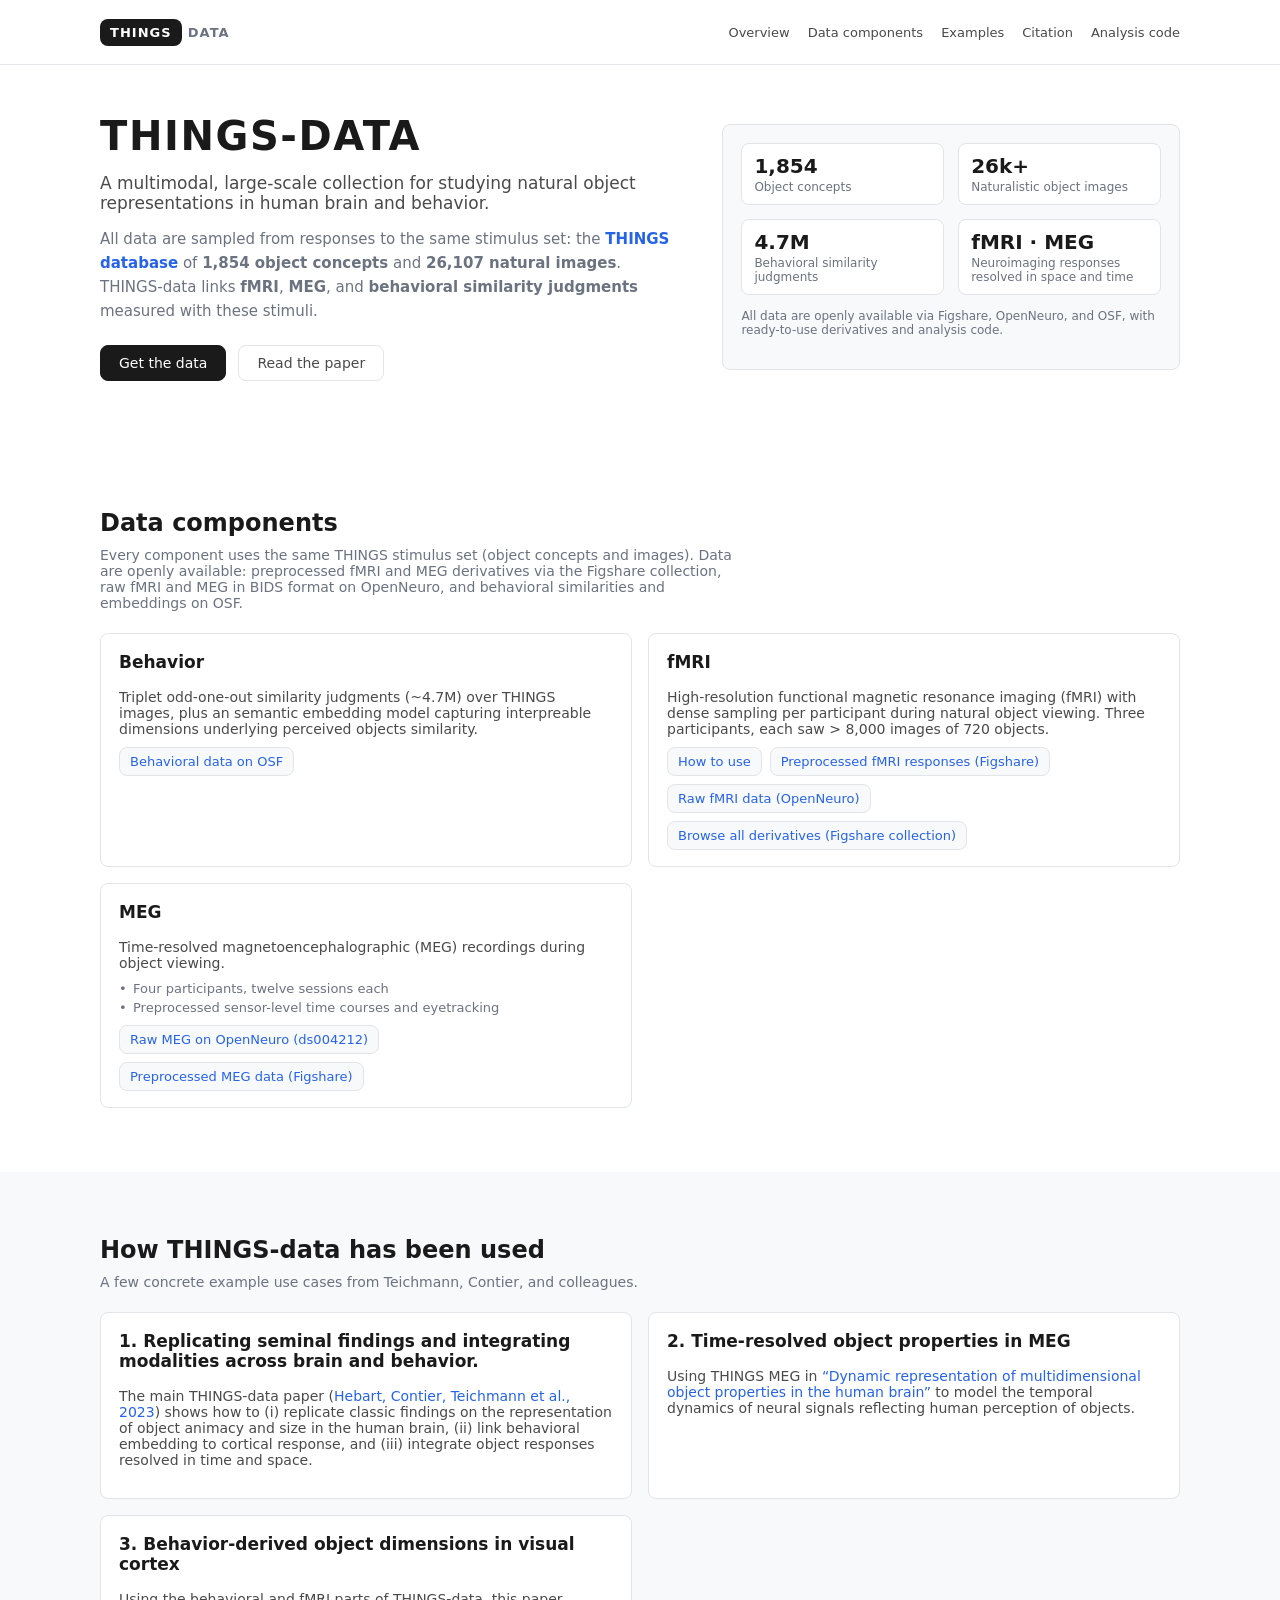
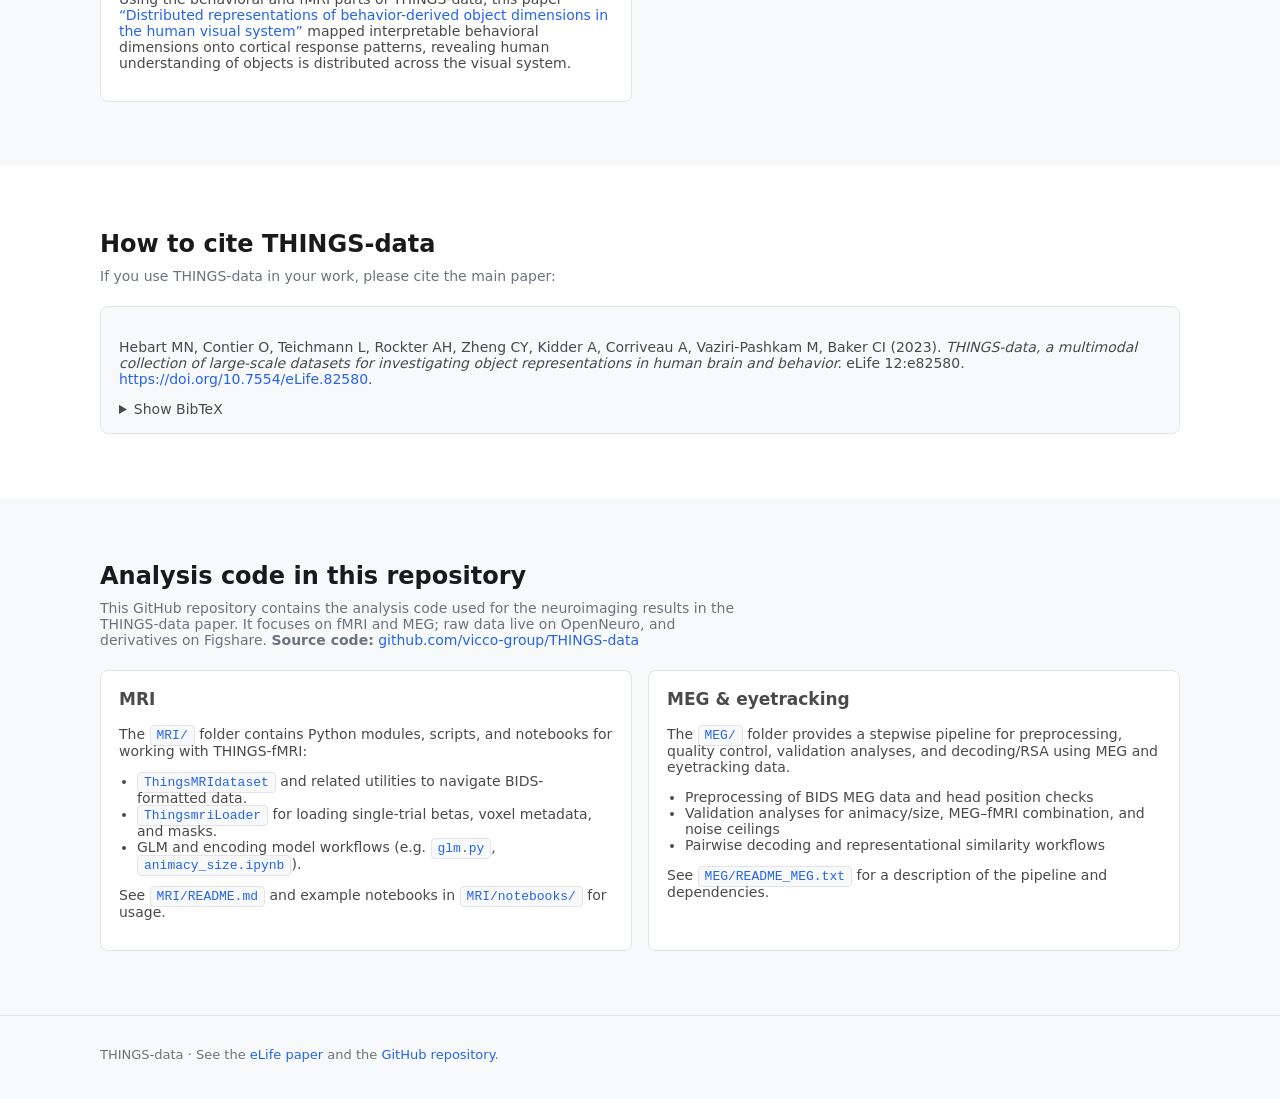
<file: index.html>
<!DOCTYPE html>
<html lang="en">
  <head>
    <meta charset="UTF-8" />
    <meta name="viewport" content="width=device-width, initial-scale=1" />
    <title>THINGS-data – Multimodal datasets for object representations</title>
    <meta
      name="description"
      content="THINGS-data is a multimodal, large-scale collection of datasets for studying natural object representations in brain and behavior."
    />
    <link rel="stylesheet" href="style.css" />
  </head>
  <body>
    <header class="site-header">
      <div class="container header-inner">
        <div class="logo">
          <span class="logo-mark">THINGS</span>
          <span class="logo-text">data</span>
        </div>
        <nav class="nav">
          <a href="#overview">Overview</a>
          <a href="#components">Data components</a>
          <a href="#use-cases">Examples</a>
          <a href="#citation">Citation</a>
          <a href="#code">Analysis code</a>
        </nav>
      </div>
    </header>

    <main>
      <!-- Hero / Overview -->
      <section id="overview" class="section hero">
        <div class="container hero-inner">
          <div class="hero-copy">
            <h1>THINGS-data</h1>
            <p class="hero-tagline">
              A multimodal, large-scale collection for studying natural object
              representations in human brain and behavior.
            </p>
            <p class="hero-text">
              All data are sampled from responses to the same stimulus set: the
              <a href="https://doi.org/10.1371/journal.pone.0223792" target="_blank" rel="noopener noreferrer"><strong>THINGS database</strong></a> of
              <strong>1,854 object concepts</strong> and
              <strong>26,107 natural images</strong>. THINGS-data links
              <strong>fMRI</strong>, <strong>MEG</strong>, and
              <strong>behavioral similarity judgments</strong> measured with these stimuli.
            </p>
            <div class="hero-actions">
              <a href="#components" class="btn primary">Get the data</a>
              <a
                href="https://doi.org/10.7554/eLife.82580"
                class="btn ghost"
                target="_blank"
                rel="noopener noreferrer"
              >
                Read the paper
              </a>
            </div>
          </div>
          <div class="hero-highlight">
            <div class="stat-grid">
              <div class="stat">
                <div class="stat-value">1,854</div>
                <div class="stat-label">Object concepts</div>
              </div>
              <div class="stat">
                <div class="stat-value">26k+</div>
                <div class="stat-label">Naturalistic object images</div>
              </div>
              <div class="stat">
                <div class="stat-value">4.7M</div>
                <div class="stat-label">Behavioral similarity judgments</div>
              </div>
              <div class="stat">
                <div class="stat-value">fMRI · MEG</div>
                <div class="stat-label">Neuroimaging responses resolved in space and time</div>
              </div>
            </div>
            <p class="hero-note">
              All data are openly available via Figshare, OpenNeuro, and OSF, with
              ready-to-use derivatives and analysis code.
            </p>
          </div>
        </div>
      </section>

      <!-- Data components -->
      <section id="components" class="section">
        <div class="container">
          <h2>Data components</h2>
          <p class="section-intro">
            Every component uses the same THINGS stimulus set (object concepts and images).
            Data are openly available: preprocessed fMRI and MEG derivatives via the
            Figshare collection, raw fMRI and MEG in BIDS format on OpenNeuro, and
            behavioral similarities and embeddings on OSF.
          </p>

          <div class="card-grid">
            <article class="card">
              <h3>Behavior</h3>
              <p>
                Triplet odd-one-out similarity judgments (~4.7M) over THINGS
                images, plus an semantic embedding model capturing interpreable dimensions underlying perceived objects similarity.
              </p>
              <div class="card-links">
                <a
                  href="https://osf.io/f5rn6/"
                  target="_blank"
                  rel="noopener noreferrer"
                  class="card-link"
                >
                  Behavioral data on OSF
                </a>
              </div>
            </article>

            <article class="card">
              <h3>fMRI</h3>
              <p>
                High-resolution functional magnetic resonance imaging (fMRI) with dense sampling per participant during
                natural object viewing. Three participants, each saw > 8,000 images of 720 objects.
              </p>
              
              <div class="card-links">
                <a href="fmri-data.html" class="card-link">
                  How to use
                </a>
                <a
                  href="https://doi.org/10.25452/figshare.plus.20492835.v2"
                  target="_blank"
                  rel="noopener noreferrer"
                  class="card-link"
                >
                  Preprocessed fMRI responses (Figshare)
                </a>
                <a
                  href="https://openneuro.org/datasets/ds004192"
                  target="_blank"
                  rel="noopener noreferrer"
                  class="card-link"
                >
                  Raw fMRI data (OpenNeuro)
                </a>
                <a
                  href="https://doi.org/10.25452/figshare.plus.c.6161151"
                  target="_blank"
                  rel="noopener noreferrer"
                  class="card-link"
                >
                  Browse all derivatives (Figshare collection)
                </a>
              </div>
            </article>

            <article class="card">
              <h3>MEG</h3>
              <p>
                Time-resolved magnetoencephalographic (MEG) recordings during object viewing.
              </p>
              <ul class="card-list">
                <li>Four participants, twelve sessions each</li>
                <li>Preprocessed sensor-level time courses and eyetracking</li>
              </ul>
              <div class="card-links">
                <a
                  href="https://openneuro.org/datasets/ds004212"
                  target="_blank"
                  rel="noopener noreferrer"
                  class="card-link"
                >
                  Raw MEG on OpenNeuro (ds004212)
                </a>
                <a
                  href=https://doi.org/10.25452/figshare.plus.21215246"
                  target="_blank"
                  rel="noopener noreferrer"
                  class="card-link"
                >
                  Preprocessed MEG data (Figshare)
                </a>
              </div>
            </article>


          </div>
        </div>
      </section>

      <!-- Examples -->
      <section id="use-cases" class="section section-alt">
        <div class="container">
          <h2>How THINGS-data has been used</h2>
          <p class="section-intro">
            A few concrete example use cases from Teichmann, Contier, and
            colleagues.
          </p>
          <div class="usecase-grid">
            <article class="usecase">
              <h3>1. Replicating seminal findings and integrating modalities across brain and behavior.</h3>
              <p>
                The main THINGS-data paper
                (<a
                  href="https://doi.org/10.7554/eLife.82580"
                  target="_blank"
                  rel="noopener noreferrer"
                  >Hebart, Contier, Teichmann et al., 2023</a
                >) shows how to (i) replicate classic findings on the representation of object
                animacy and size in the human brain, (ii) link behavioral embedding to
                cortical response, and (iii) integrate object responses resolved in time and space.

              </p>
            </article>
            <article class="usecase">
              <h3>2. Time-resolved object properties in MEG</h3>
              <p>
                Using THINGS MEG in
                <a
                  href="https://doi.org/10.1038/s41593-023-01398-6"
                  target="_blank"
                  rel="noopener noreferrer"
                  >“Dynamic representation of multidimensional object properties
                  in the human brain”</a
                >
                to model the temporal dynamics of neural signals reflecting human perception of objects.
              </p>
            </article>
            <article class="usecase">
              <h3>3. Behavior-derived object dimensions in visual cortex</h3>
              <p>
                Using the behavioral and fMRI parts of THINGS-data, this paper
                <a
                  href="https://doi.org/10.1016/j.neuroimage.2023.120150"
                  target="_blank"
                  rel="noopener noreferrer"
                  >“Distributed representations of behavior-derived object
                  dimensions in the human visual system”</a
                >
                mapped interpretable behavioral dimensions onto cortical
                response patterns, revealing human understanding of objects is distributed across the visual system.
              </p>
            </article>
          </div>
        </div>
      </section>

      <!-- Citation -->
      <section id="citation" class="section">
        <div class="container">
          <h2>How to cite THINGS-data</h2>
          <p class="section-intro">
            If you use THINGS-data in your work, please cite the main paper:
          </p>
          <div class="citation-block">
            <p>
              Hebart MN, Contier O, Teichmann L, Rockter AH, Zheng CY, Kidder A,
              Corriveau A, Vaziri-Pashkam M, Baker CI (2023).
              <em
                >THINGS-data, a multimodal collection of large-scale datasets
                for investigating object representations in human brain and
                behavior.</em
              >
              eLife 12:e82580.
              <a
                href="https://doi.org/10.7554/eLife.82580"
                target="_blank"
                rel="noopener noreferrer"
                >https://doi.org/10.7554/eLife.82580</a
              >.
            </p>
            <details>
              <summary>Show BibTeX</summary>
              <pre>
@article{THINGSdata,
  title   = {THINGS-data, a multimodal collection of large-scale datasets for investigating object representations in human brain and behavior},
  author  = {Hebart, Martin N and Contier, Oliver and Teichmann, Lina and Rockter, Adam H and Zheng, Charles Y and Kidder, Alexis and Corriveau, Anna and Vaziri-Pashkam, Maryam and Baker, Chris I},
  journal = {eLife},
  volume  = {12},
  pages   = {e82580},
  year    = {2023},
  doi     = {10.7554/eLife.82580},
  url     = {https://doi.org/10.7554/eLife.82580}
}
              </pre>
            </details>
          </div>
        </div>
      </section>

      <!-- Analysis code -->
      <section id="code" class="section section-alt">
        <div class="container">
          <h2>Analysis code in this repository</h2>
          <p class="section-intro">
            This GitHub repository contains the analysis code used for the
            neuroimaging results in the THINGS-data paper. It focuses on fMRI
            and MEG; raw data live on OpenNeuro, and derivatives on Figshare.
            <strong>Source code:</strong>
            <a href="https://github.com/vicco-group/THINGS-data" target="_blank" rel="noopener noreferrer">github.com/vicco-group/THINGS-data</a>
          </p>
          <div class="code-grid">
            <div class="code-block">
              <h3>MRI</h3>
              <p>
                The <a href="MRI/README.md"><code>MRI/</code></a> folder contains Python modules, scripts,
                and notebooks for working with THINGS-fMRI:
              </p>
              <ul>
                <li>
                  <a href="MRI/thingsmri/dataset.py"><code>ThingsMRIdataset</code></a> and related utilities to
                  navigate BIDS-formatted data.
                </li>
                <li>
                  <a href="MRI/thingsmri/dataset.py"><code>ThingsmriLoader</code></a> for loading single-trial betas,
                  voxel metadata, and masks.
                </li>
                <li>
                  GLM and encoding model workflows (e.g. <a href="MRI/thingsmri/glm.py"><code>glm.py</code></a>, <a href="MRI/notebooks/animacy_size.ipynb"><code>animacy_size.ipynb</code></a>).
                </li>
              </ul>
              <p>
                See <a href="MRI/README.md"><code>MRI/README.md</code></a> and example notebooks in
                <a href="MRI/notebooks/"><code>MRI/notebooks/</code></a> for usage.
              </p>
            </div>
            <div class="code-block">
              <h3>MEG &amp; eyetracking</h3>
              <p>
                The <a href="MEG/README_MEG.txt"><code>MEG/</code></a> folder provides a stepwise pipeline for
                preprocessing, quality control, validation analyses, and
                decoding/RSA using MEG and eyetracking data.
              </p>
              <ul>
                <li>Preprocessing of BIDS MEG data and head position checks</li>
                <li>
                  Validation analyses for animacy/size, MEG–fMRI combination,
                  and noise ceilings
                </li>
                <li>
                  Pairwise decoding and representational similarity workflows
                </li>
              </ul>
              <p>
                See <a href="MEG/README_MEG.txt"><code>MEG/README_MEG.txt</code></a> for a description of the
                pipeline and dependencies.
              </p>
            </div>
          </div>
        </div>
      </section>

    </main>

    <footer class="site-footer">
      <div class="container footer-inner">
        <p>
          THINGS-data &middot; See the
          <a href="https://doi.org/10.7554/eLife.82580" target="_blank" rel="noopener noreferrer"
            >eLife paper</a
          >
          and the
          <a
            href="https://github.com/ThingsData/THINGS-data"
            target="_blank"
            rel="noopener noreferrer"
            >GitHub repository</a
          >.
        </p>
      </div>
    </footer>
  </body>
</html>
</file>
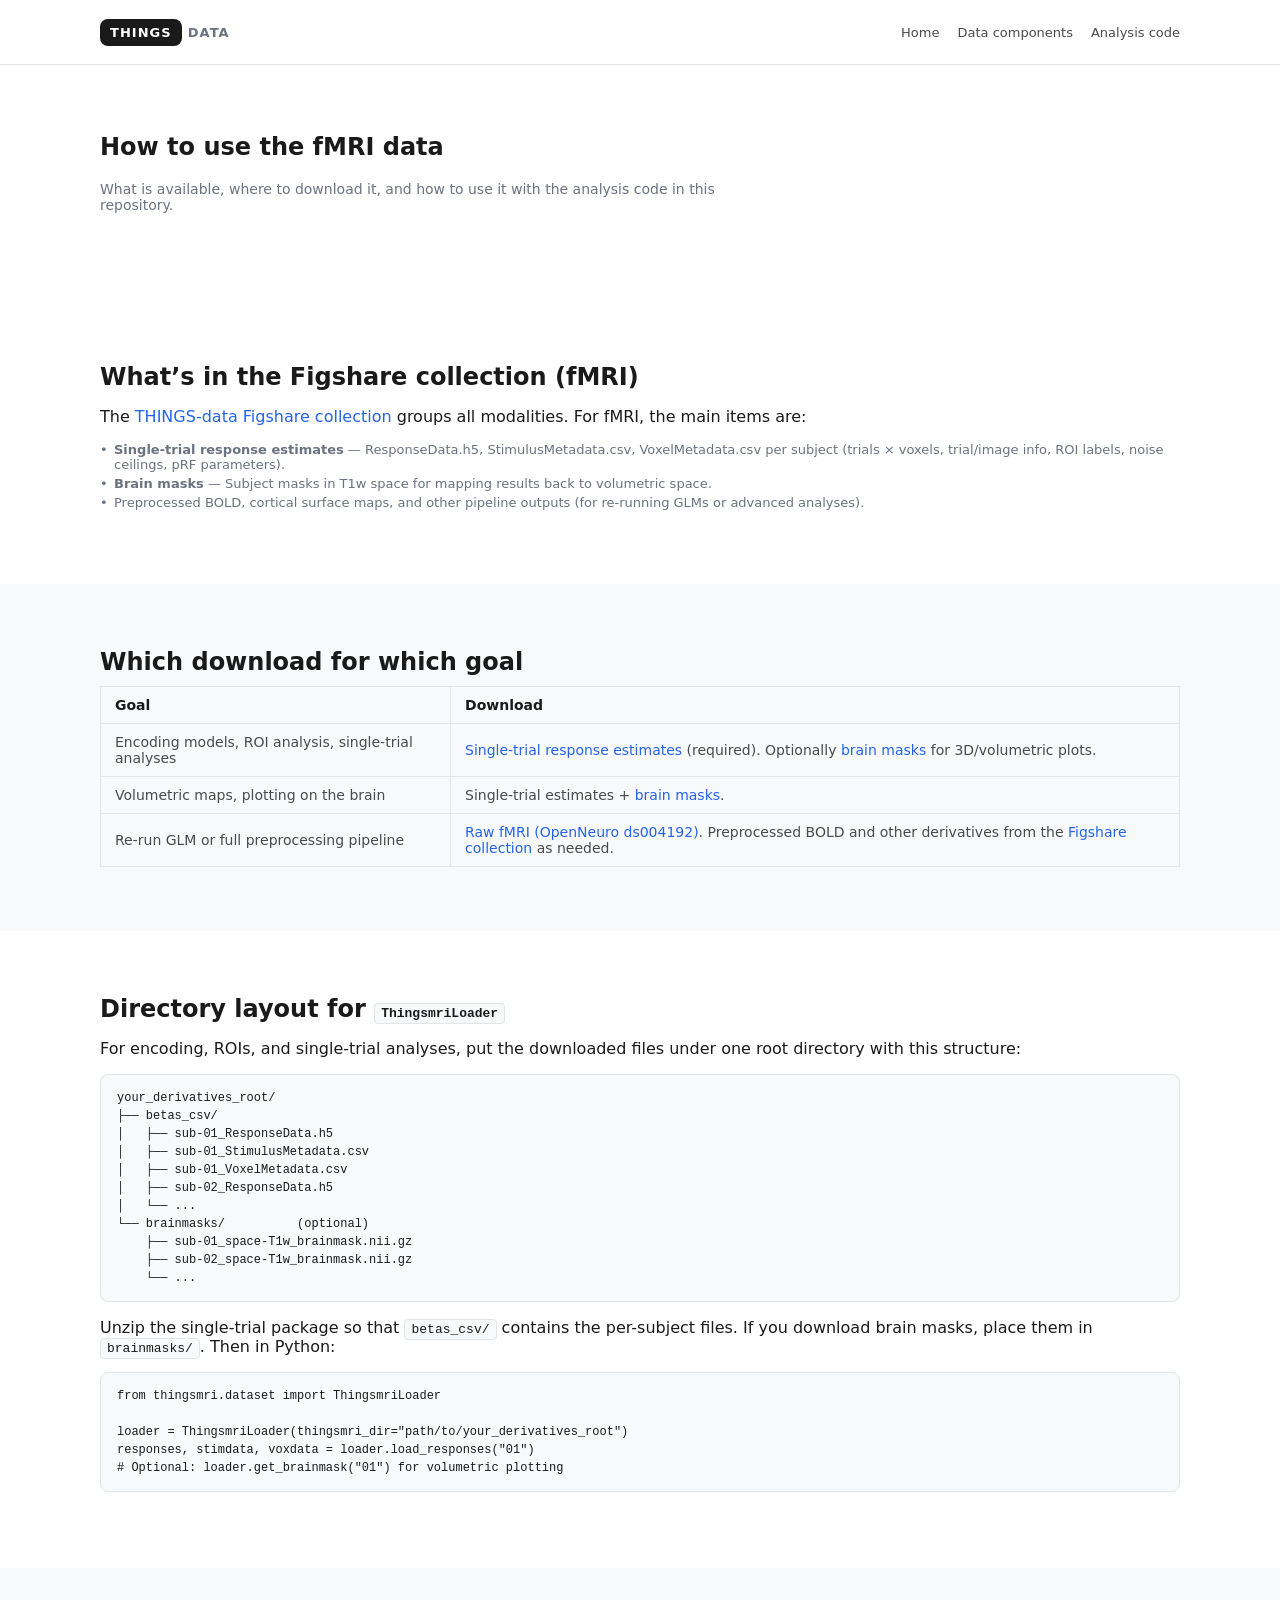
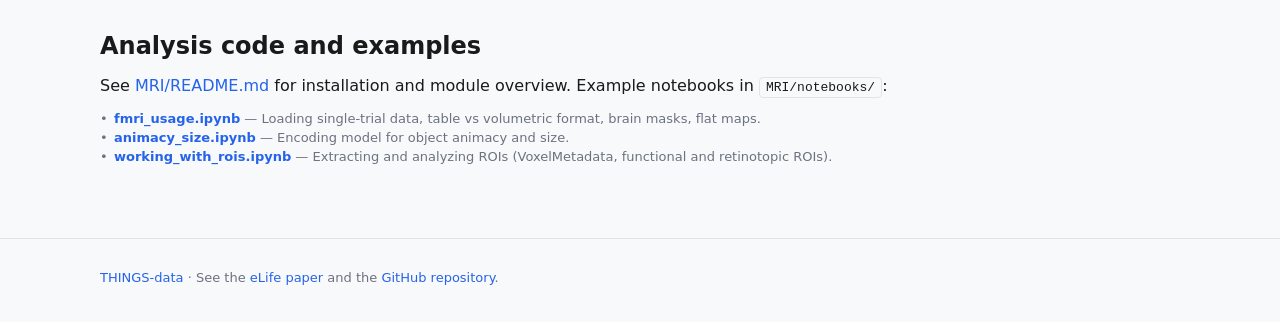
<file: fmri-data.html>
<!DOCTYPE html>
<html lang="en">
  <head>
    <meta charset="UTF-8" />
    <meta name="viewport" content="width=device-width, initial-scale=1" />
    <title>fMRI data guide | THINGS-data</title>
    <meta
      name="description"
      content="What fMRI data is available for THINGS-data, where to download it, and how to use it."
    />
    <link rel="stylesheet" href="style.css" />
  </head>
  <body>
    <header class="site-header">
      <div class="container header-inner">
        <div class="logo">
          <a href="index.html" class="logo-link">
            <span class="logo-mark">THINGS</span>
            <span class="logo-text">data</span>
          </a>
        </div>
        <nav class="nav">
          <a href="index.html">Home</a>
          <a href="index.html#components">Data components</a>
          <a href="index.html#code">Analysis code</a>
        </nav>
      </div>
    </header>

    <main>
      <section class="section hero">
        <div class="container">
          <h1>How to use the fMRI data</h1>
          <p class="section-intro">
            What is available, where to download it, and how to use it with the
            analysis code in this repository.
          </p>
        </div>
      </section>

      <section class="section">
        <div class="container">
          <h2>What’s in the Figshare collection (fMRI)</h2>
          <p>
            The <a href="https://doi.org/10.25452/figshare.plus.c.6161151" target="_blank" rel="noopener noreferrer">THINGS-data Figshare collection</a> groups all modalities. For fMRI, the main items are:
          </p>
          <ul class="card-list">
            <li><strong>Single-trial response estimates</strong> — ResponseData.h5, StimulusMetadata.csv, VoxelMetadata.csv per subject (trials × voxels, trial/image info, ROI labels, noise ceilings, pRF parameters).</li>
            <li><strong>Brain masks</strong> — Subject masks in T1w space for mapping results back to volumetric space.</li>
            <li>Preprocessed BOLD, cortical surface maps, and other pipeline outputs (for re-running GLMs or advanced analyses).</li>
          </ul>
        </div>
      </section>

      <section class="section section-alt">
        <div class="container">
          <h2>Which download for which goal</h2>
          <table class="data-table">
            <thead>
              <tr>
                <th>Goal</th>
                <th>Download</th>
              </tr>
            </thead>
            <tbody>
              <tr>
                <td>Encoding models, ROI analysis, single-trial analyses</td>
                <td><a href="https://doi.org/10.25452/figshare.plus.20492835.v2" target="_blank" rel="noopener noreferrer">Single-trial response estimates</a> (required). Optionally <a href="https://doi.org/10.25452/figshare.plus.20492757.v1" target="_blank" rel="noopener noreferrer">brain masks</a> for 3D/volumetric plots.</td>
              </tr>
              <tr>
                <td>Volumetric maps, plotting on the brain</td>
                <td>Single-trial estimates + <a href="https://doi.org/10.25452/figshare.plus.20492757.v1" target="_blank" rel="noopener noreferrer">brain masks</a>.</td>
              </tr>
              <tr>
                <td>Re-run GLM or full preprocessing pipeline</td>
                <td><a href="https://openneuro.org/datasets/ds004192" target="_blank" rel="noopener noreferrer">Raw fMRI (OpenNeuro ds004192)</a>. Preprocessed BOLD and other derivatives from the <a href="https://doi.org/10.25452/figshare.plus.c.6161151" target="_blank" rel="noopener noreferrer">Figshare collection</a> as needed.</td>
              </tr>
            </tbody>
          </table>
        </div>
      </section>

      <section class="section">
        <div class="container">
          <h2>Directory layout for <code>ThingsmriLoader</code></h2>
          <p>
            For encoding, ROIs, and single-trial analyses, put the downloaded
            files under one root directory with this structure:
          </p>
          <pre class="layout-block"><code>your_derivatives_root/
├── betas_csv/
│   ├── sub-01_ResponseData.h5
│   ├── sub-01_StimulusMetadata.csv
│   ├── sub-01_VoxelMetadata.csv
│   ├── sub-02_ResponseData.h5
│   └── ...
└── brainmasks/          (optional)
    ├── sub-01_space-T1w_brainmask.nii.gz
    ├── sub-02_space-T1w_brainmask.nii.gz
    └── ...</code></pre>
          <p>
            Unzip the single-trial package so that <code>betas_csv/</code> contains the per-subject files. If you download brain masks, place them in <code>brainmasks/</code>. Then in Python:
          </p>
          <pre class="layout-block"><code>from thingsmri.dataset import ThingsmriLoader

loader = ThingsmriLoader(thingsmri_dir="path/to/your_derivatives_root")
responses, stimdata, voxdata = loader.load_responses("01")
# Optional: loader.get_brainmask("01") for volumetric plotting</code></pre>
        </div>
      </section>

      <section class="section section-alt">
        <div class="container">
          <h2>Analysis code and examples</h2>
          <p>
            See <a href="https://github.com/ThingsData/THINGS-data/blob/main/MRI/README.md">MRI/README.md</a> for installation and module overview. Example notebooks in <code>MRI/notebooks/</code>:
          </p>
          <ul class="card-list">
            <li><strong><a href="https://github.com/ThingsData/THINGS-data/blob/main/MRI/notebooks/fmri_usage.ipynb">fmri_usage.ipynb</a></strong> — Loading single-trial data, table vs volumetric format, brain masks, flat maps.</li>
            <li><strong><a href="https://github.com/ThingsData/THINGS-data/blob/main/MRI/notebooks/animacy_size.ipynb">animacy_size.ipynb</a></strong> — Encoding model for object animacy and size.</li>
            <li><strong><a href="https://github.com/ThingsData/THINGS-data/blob/main/MRI/notebooks/working_with_rois.ipynb">working_with_rois.ipynb</a></strong> — Extracting and analyzing ROIs (VoxelMetadata, functional and retinotopic ROIs).</li>
          </ul>
        </div>
      </section>
    </main>

    <footer class="site-footer">
      <div class="container footer-inner">
        <p>
          <a href="index.html">THINGS-data</a> &middot; See the
          <a href="https://doi.org/10.7554/eLife.82580" target="_blank" rel="noopener noreferrer">eLife paper</a>
          and the
          <a href="https://github.com/ThingsData/THINGS-data" target="_blank" rel="noopener noreferrer">GitHub repository</a>.
        </p>
      </div>
    </footer>
  </body>
</html>
</file>
<file: style.css>
:root {
  --bg: #fff;
  --bg-alt: #f8f9fa;
  --border: #e2e4e8;
  --text-main: #1a1a1a;
  --text-muted: #4a4a4a;
  --text-soft: #6b7280;
  --accent: #2563eb;
  --radius: 8px;
  --nav-height: 64px;
}

*,
*::before,
*::after {
  box-sizing: border-box;
}

html,
body {
  margin: 0;
  padding: 0;
  font-family: system-ui, -apple-system, BlinkMacSystemFont, "Segoe UI", sans-serif;
  background: var(--bg);
  color: var(--text-main);
  -webkit-font-smoothing: antialiased;
}

body {
  min-height: 100vh;
}

a {
  color: var(--accent);
  text-decoration: none;
}

a:hover {
  text-decoration: underline;
}

.container {
  width: 100%;
  max-width: 1120px;
  margin: 0 auto;
  padding: 0 20px;
}

.site-header {
  position: sticky;
  top: 0;
  z-index: 20;
  background: var(--bg);
  border-bottom: 1px solid var(--border);
}

.header-inner {
  display: flex;
  align-items: center;
  justify-content: space-between;
  height: var(--nav-height);
}

.logo {
  display: inline-flex;
  align-items: center;
  gap: 6px;
  font-weight: 600;
  letter-spacing: 0.08em;
  text-transform: uppercase;
  font-size: 13px;
}

.logo-mark {
  padding: 6px 10px;
  border-radius: var(--radius);
  background: var(--text-main);
  color: var(--bg);
}

.logo-text {
  color: var(--text-soft);
}

.logo-link {
  display: inline-flex;
  align-items: center;
  gap: 6px;
  color: inherit;
  text-decoration: none;
}

.logo-link:hover {
  text-decoration: none;
  opacity: 0.85;
}

.nav {
  display: flex;
  gap: 18px;
  font-size: 13px;
}

.nav a {
  color: var(--text-muted);
  text-decoration: none;
  padding: 6px 0;
  position: relative;
}

.nav a:hover {
  color: var(--text-main);
}

.section {
  padding: 64px 0;
}

.section-alt {
  background: var(--bg-alt);
}

.hero {
  padding-top: 48px;
}

.hero-inner {
  display: grid;
  grid-template-columns: minmax(0, 1.4fr) minmax(0, 1.1fr);
  gap: 40px;
  align-items: center;
}

.hero-copy h1 {
  font-size: clamp(32px, 4vw, 40px);
  letter-spacing: 0.04em;
  text-transform: uppercase;
  margin: 0 0 14px;
}

.hero-tagline {
  margin: 0 0 14px;
  font-size: 17px;
  color: var(--text-muted);
}

.hero-text {
  margin: 0 0 22px;
  font-size: 15px;
  line-height: 1.6;
  color: var(--text-soft);
}

.hero-actions {
  display: flex;
  flex-wrap: wrap;
  gap: 12px;
}

.btn {
  display: inline-flex;
  align-items: center;
  justify-content: center;
  padding: 9px 18px;
  border-radius: var(--radius);
  font-size: 14px;
  border: 1px solid transparent;
  cursor: pointer;
  text-decoration: none;
}

.btn.primary {
  background: var(--text-main);
  color: var(--bg);
  border-color: var(--text-main);
}

.btn.secondary {
  background: var(--bg);
  border-color: var(--border);
  color: var(--text-main);
}

.btn.ghost {
  background: transparent;
  border-color: var(--border);
  color: var(--text-muted);
}

.btn:hover {
  text-decoration: none;
  opacity: 0.9;
}

.hero-highlight {
  padding: 18px 18px 20px;
  border-radius: var(--radius);
  background: var(--bg-alt);
  border: 1px solid var(--border);
}

.stat-grid {
  display: grid;
  grid-template-columns: repeat(2, minmax(0, 1fr));
  gap: 14px;
}

.stat {
  padding: 10px 12px;
  border-radius: var(--radius);
  background: var(--bg);
  border: 1px solid var(--border);
}

.stat-value {
  font-size: 20px;
  font-weight: 600;
}

.stat-label {
  margin-top: 2px;
  font-size: 12px;
  color: var(--text-soft);
}

.hero-note {
  margin-top: 14px;
  font-size: 12px;
  color: var(--text-soft);
}

h2 {
  font-size: 24px;
  margin: 0 0 10px;
}

h3 {
  font-size: 17px;
  margin-top: 0;
}

.section-intro {
  margin: 0 0 22px;
  font-size: 14px;
  color: var(--text-soft);
  max-width: 640px;
}

.card-grid {
  display: grid;
  grid-template-columns: repeat(2, minmax(0, 1fr));
  gap: 16px;
}

.card {
  padding: 18px 18px 16px;
  border-radius: var(--radius);
  background: var(--bg);
  border: 1px solid var(--border);
}

.card p {
  font-size: 14px;
  color: var(--text-muted);
  margin-bottom: 10px;
}

.card-list {
  list-style: none;
  padding: 0;
  margin: 0 0 10px;
  font-size: 13px;
  color: var(--text-soft);
}

.card-list li {
  padding-left: 14px;
  position: relative;
  margin-bottom: 4px;
}

.card-list li::before {
  content: "•";
  position: absolute;
  left: 0;
  color: var(--text-soft);
}

.card-links {
  display: flex;
  flex-wrap: wrap;
  gap: 8px;
  margin-top: 6px;
}

.card-link {
  font-size: 13px;
  padding: 6px 10px;
  border-radius: var(--radius);
  background: var(--bg-alt);
  color: var(--accent);
  border: 1px solid var(--border);
}

.card-link:hover {
  text-decoration: none;
  background: var(--border);
}

.usecase-grid {
  display: grid;
  grid-template-columns: repeat(2, minmax(0, 1fr));
  gap: 16px;
}

.usecase {
  padding: 18px 18px 16px;
  border-radius: var(--radius);
  background: var(--bg);
  border: 1px solid var(--border);
}

.usecase p {
  font-size: 14px;
  color: var(--text-muted);
}

.usecase-meta {
  margin-top: 8px;
  font-size: 13px;
  color: var(--text-soft);
}

.access-grid {
  display: grid;
  grid-template-columns: repeat(3, minmax(0, 1fr));
  gap: 16px;
}

.access-block {
  padding: 18px 18px 16px;
  border-radius: var(--radius);
  background: var(--bg);
  border: 1px solid var(--border);
  font-size: 14px;
  color: var(--text-muted);
}

.access-block ul {
  margin: 8px 0 10px;
  padding-left: 18px;
}

.code-grid {
  display: grid;
  grid-template-columns: repeat(2, minmax(0, 1fr));
  gap: 16px;
}

.code-block {
  padding: 18px 18px 16px;
  border-radius: var(--radius);
  background: var(--bg);
  border: 1px solid var(--border);
  font-size: 14px;
  color: var(--text-muted);
}

.code-block ul {
  margin: 8px 0 10px;
  padding-left: 18px;
}

.citation-block {
  padding: 18px 18px 16px;
  border-radius: var(--radius);
  background: var(--bg-alt);
  border: 1px solid var(--border);
  font-size: 14px;
  color: var(--text-muted);
}

.citation-block pre {
  background: var(--bg);
  color: var(--text-main);
  padding: 10px 12px;
  border-radius: var(--radius);
  border: 1px solid var(--border);
  overflow-x: auto;
  font-size: 11px;
}

.faq-list details {
  padding: 10px 12px;
  border-radius: var(--radius);
  background: var(--bg);
  border: 1px solid var(--border);
  font-size: 14px;
  color: var(--text-muted);
}

.faq-list details + details {
  margin-top: 8px;
}

.faq-list summary {
  cursor: pointer;
  outline: none;
}

.faq-list p {
  margin-top: 8px;
}

.site-footer {
  border-top: 1px solid var(--border);
  padding: 18px 0 24px;
  background: var(--bg-alt);
}

.footer-inner {
  font-size: 13px;
  color: var(--text-soft);
}

code {
  font-family: ui-monospace, SFMono-Regular, Menlo, Monaco, Consolas,
    "Liberation Mono", "Courier New", monospace;
  font-size: 13px;
  background: var(--bg-alt);
  padding: 2px 6px;
  border-radius: 4px;
  border: 1px solid var(--border);
}

.data-table {
  width: 100%;
  border-collapse: collapse;
  font-size: 14px;
  color: var(--text-muted);
}

.data-table th,
.data-table td {
  padding: 10px 14px;
  text-align: left;
  border: 1px solid var(--border);
}

.data-table th {
  background: var(--bg-alt);
  font-weight: 600;
  color: var(--text-main);
}

.data-table td a {
  font-weight: 500;
}

.layout-block {
  display: block;
  margin: 12px 0;
  padding: 14px 16px;
  background: var(--bg-alt);
  border: 1px solid var(--border);
  border-radius: var(--radius);
  overflow-x: auto;
  font-family: ui-monospace, SFMono-Regular, Menlo, Monaco, Consolas,
    "Liberation Mono", "Courier New", monospace;
  font-size: 12px;
  line-height: 1.5;
  color: var(--text-main);
}

.layout-block code {
  background: none;
  padding: 0;
  border: none;
  font-size: inherit;
}

@media (max-width: 900px) {
  .hero-inner {
    grid-template-columns: minmax(0, 1fr);
  }

  .nav {
    display: none;
  }

  .card-grid,
  .usecase-grid,
  .code-grid {
    grid-template-columns: minmax(0, 1fr);
  }

  .access-grid {
    grid-template-columns: minmax(0, 1fr);
  }
}

@media (max-width: 600px) {
  .section {
    padding: 52px 0;
  }

  .hero-highlight {
    margin-top: 8px;
  }
}
</file>
